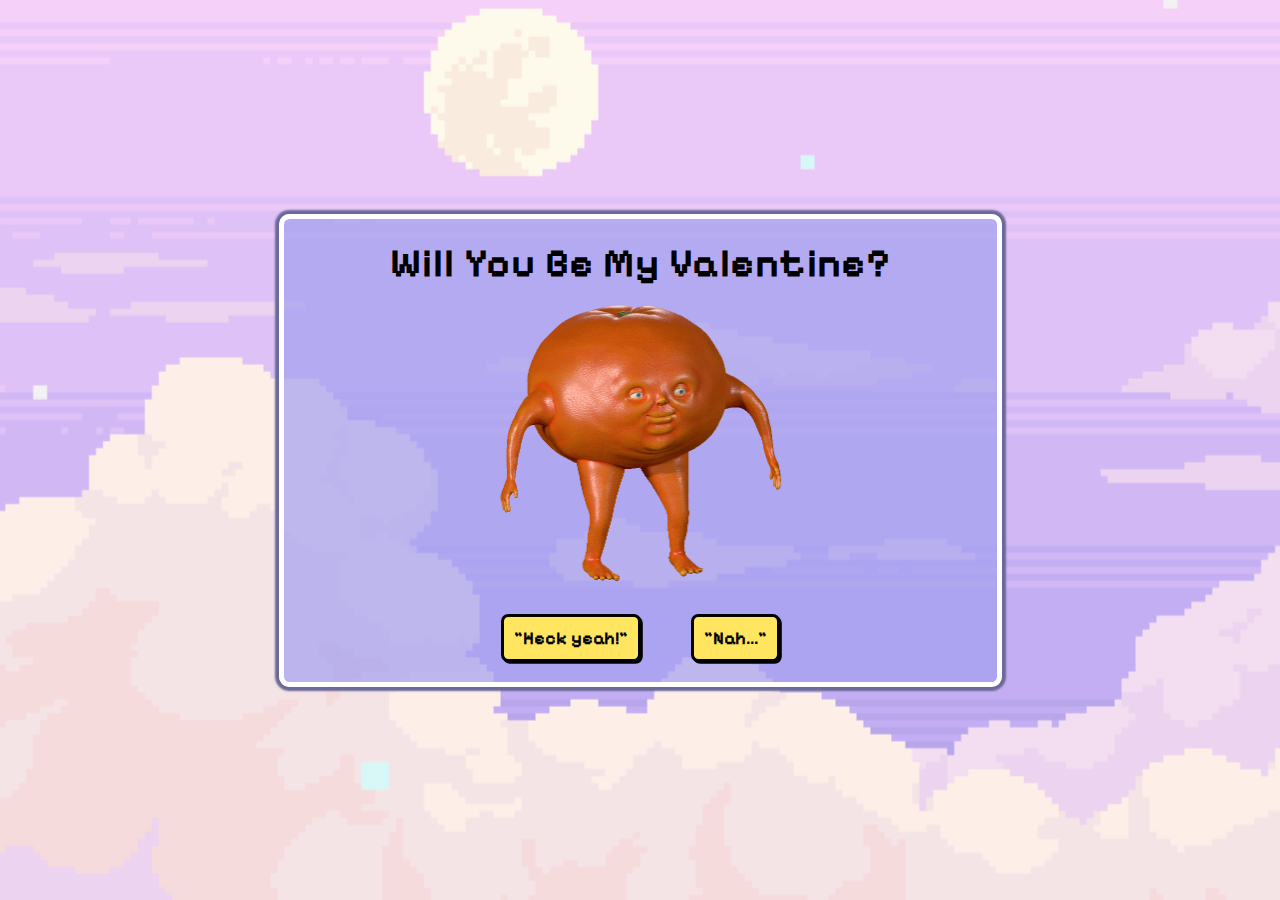
<file: index.html>
<!DOCTYPE html>
<html lang="en">
<head>
    <meta charset="UTF-8">
    <meta name="viewport" content="width=device-width, initial-scale=1.0">
    <title>The Big Question</title>
    <link rel="stylesheet" href="../CSS/index.css">
    <link rel="preconnect" href="https://fonts.googleapis.com">
    <link rel="preconnect" href="https://fonts.gstatic.com" crossorigin>
    <link href="https://fonts.googleapis.com/css2?family=Pixelify+Sans&display=swap" rel="stylesheet">
</head>
<body>
    <audio autoplay="true" loop="true" src="../Assets/bgm.mp3"></audio>
        <div class="container" >
            <h1 class="question">Will You Be My Valentine?</h1>
        <img class="gif" src="../Assets/orange1.gif"><br>
        <div class="buttons">
        <button id="yes">
            "Heck yeah!"
        </button>
        <button id="no">
            "Nah..."
        </button>
    </div>
    </div>
    <script src="../js/index.js"></script>
</body>
</html>
</file>
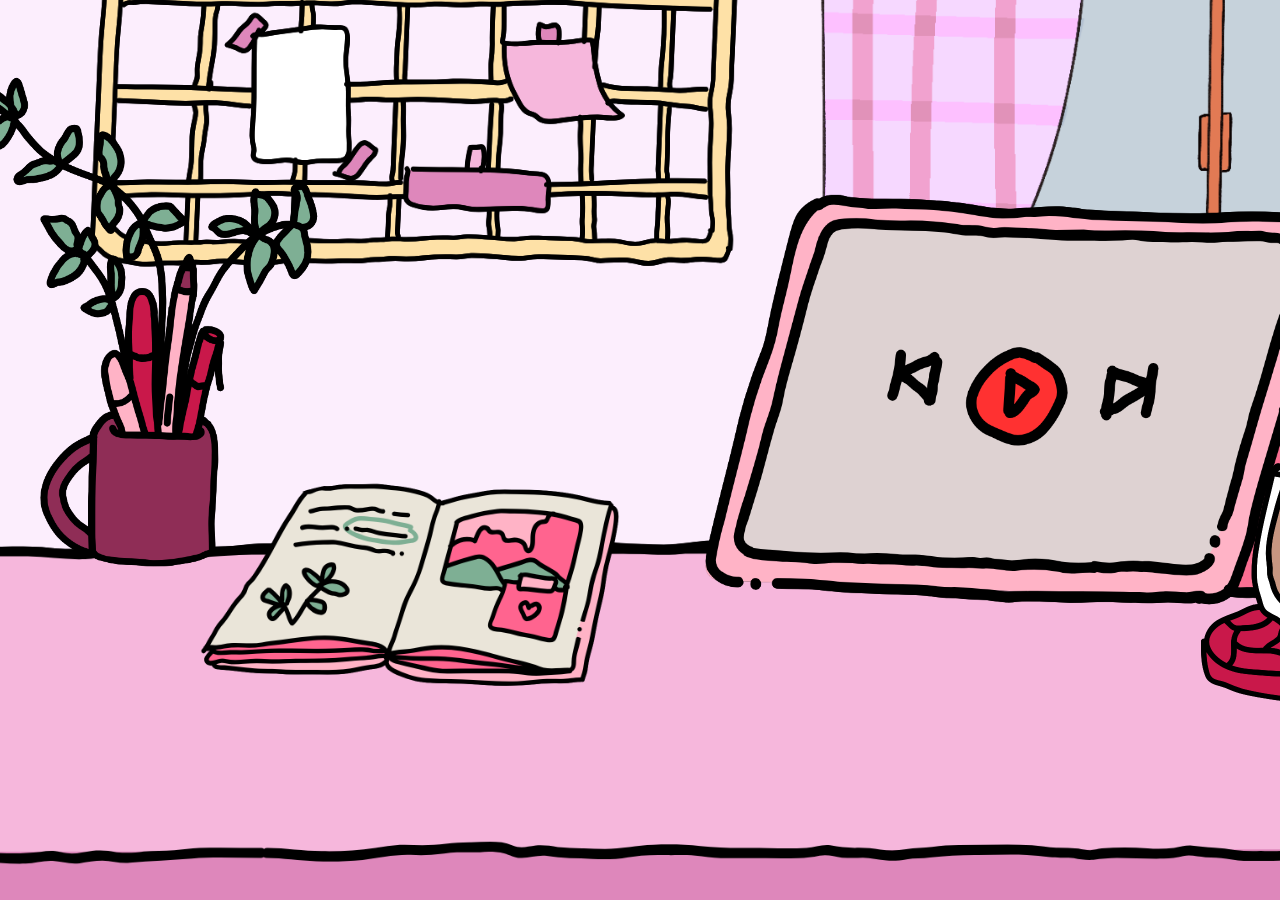
<file: Html/home.html>
<!DOCTYPE html>
<html lang="en">
<head>
	<meta charset="UTF-8">
	<meta name="viewport" content="width=device-width, initial-scale=1.0">
	<link rel="stylesheet" href="../CSS/home.css">
	<link rel="preconnect" href="https://fonts.googleapis.com">
    <link rel="preconnect" href="https://fonts.gstatic.com" crossorigin>
    <link href="https://fonts.googleapis.com/css2?family=Pixelify+Sans&display=swap" rel="stylesheet">
	<meta name="viewport" content="width=device-width, initial-scale=1.0, maximum-scale=1.0, minimum-scale=1.0, user-scalable=no">
	<title>Home Page</title>
</head>
<body>
    <!--<audio autoplay="true" loop="true" src="../Assets/home.wav"></audio>-->
	<div class="background"></div>

	<div class="icons">
		<div class="icon things" id="icon1">
			<img src="../Assets/Icons/things.png" alt="Things Icon">
			<span class="tooltip">Why I love U</span>
		</div>
  		<div class="icon openw" id="icon2">
    		<img src="../Assets/Icons/openw.png" alt="Openw Icon">
    		<span class="tooltip">Open When</span>
  		</div>
		<div class="icon minigame" id="icon3">
			<img src="../Assets/Icons/game.png" alt="Game Icon">
			<span class="tooltip">Mini Game</span>
		</div>
		<div class="icon letter" id="icon4" data-popup="../Assets/letterpop.png">
			<img src="../Assets/Icons/letter.png" alt="Letter Icon">
			<span class="tooltip">Letter</span>
		</div>
	</div>
		<div class="modal" id="modal">
  		<div class="modal-content">
    		<img id="modalImage" alt="Popup Image">
  		</div>
		</div>
	<audio id="clickSound" src="../Assets/clickse.mp3" preload="auto"></audio>
	<script src="../js/popups.js"></script>
	<script src="../js/zoom.js"></script>
	<script src="../js/clickse.js"></script>
</body>
</html>
</file>
<file: CSS/index.css>
*{
    margin:0;
    padding: 0%;
    box-sizing: border-box;
}
body{
    display:flex;
    justify-content: center;
    align-items: center;
    min-height: 100vh;
    background-image: url(../Assets/bg.png);
    background-size: cover;
    background-repeat: no-repeat;
    font-family: 'Pixelify Sans', sans-serif;
}
.gif{
    width:50%;
    height: 80%;
    margin-bottom: 0;
}
.container{
    --main-color: #ffffff;
    background-color: rgba(162, 159, 240, 0.7); 
    padding: 20px;
    margin: 0.8in;
    border-radius: 10.4px;
    border: 5px solid var(--main-color);
    box-shadow: 0 0 2px 4px #6b6998;
}
h1{
    text-align: center;
    font-size: 2.5em;
    letter-spacing: 1px;
    margin-bottom: 4px;
}
img{
    pointer-events: none;
    height: auto;
    width: 100%;
    display: block;
    margin-left: auto;
    margin-right: auto 
}
.buttons{
    width:100%;
    height:100%;
    display: flex;
    justify-content: center;
    margin-top: 4px;
}
button {
    background: #FFE560;
    font-family: 'Pixelify Sans', sans-serif;;
    padding: 10px;
    font-weight: 900;
    font-size: 18px;
    border: 3px solid black;
    border-radius: 0.4em;
    box-shadow: 0.1em 0.1em;
    cursor: pointer;
}
#yes, #no{ 
    margin-left:25px;
    margin-right:25px;
}
button#yes:hover, button#no:hover {
    background-color:#FFC0DC;
    transform: translate(-0.20em, -0.20em);
    box-shadow: 0.15em 0.15em;
    transition: 0.2s;
  }
  
button#yes:active {
    transform: translate(0.05em, 0.05em);
    box-shadow: 0.05em 0.05em;
  }
</file>
<file: CSS/home.css>
html, body {
  margin: 0;
  height: 100%;
  overflow: hidden;
  font-family: 'Pixelify Sans', sans-serif;
  background: black;

  display: flex;
  justify-content: center;
  align-items: center;
}
.scene {
  position: relative;
  width: 1920px;
  height: 1080px;
  transform-origin: top left;
}
.background {
  position: absolute;
  inset: 0;
  background: url(../Assets/bg2.png) no-repeat top left;
  background-size: cover;
  z-index: 0;
}
.icons {
  position: absolute;
  inset: 0;
  z-index: 10;
}
.icon {
  position: absolute;
  cursor: pointer;
  transition: all 0.3s ease;
}
.icon img {
  height: auto;
  display: block;
}
#icon1 img { width: 350px; }
#icon2 img { width: 420px; }
#icon3 img { width: 640px; }
#icon4 img { width: 300px; }
#icon1 { top: 70px; left: -30px; }
#icon2 { top: 480px; left: 200px; }
#icon3 { top: 180px; left: 700px; }
#icon4 { top: 320px; left: 1200px; }
.icon:hover {
  filter:
    drop-shadow(0 0 8px rgba(255,255,255,1))
    drop-shadow(0 0 16px rgba(255,255,255,0.9));
  transform: scale(1.1);
}
.icon:active {
  filter:
    drop-shadow(0 0 10px rgba(255,255,255,1))
    drop-shadow(0 0 20px rgba(255,255,255,0.95));
  transform: scale(0.95);
}
.tooltip {
  position: absolute;
  bottom: 95%;
  left: 58%;
  transform: translateX(-50%);
  background: rgba(255, 10, 84, 0.75);
  color: white;
  padding: 6px 10px;
  border-radius: 6px;
  font-size: 20px;
  white-space: nowrap;
  opacity: 0;
  pointer-events: none;
  transition: opacity 0.2s ease, transform 0.2s ease;
}
.icon:hover .tooltip {
  opacity: 1;
  transform: translateX(-50%) translateY(-4px);
}
.modal {
  position: fixed;
  inset: 0;
  background: rgba(0, 0, 0, 0.6);
  display: flex;
  align-items: center;
  justify-content: center;
  opacity: 0;
  pointer-events: none;
  transition: opacity 0.25s ease;
  z-index: 100;
}
.modal.show {
  opacity: 1;
  pointer-events: auto;
}
.modal-content {
  display: flex;
  align-items: center;
  justify-content: center;
}
.modal-content img {
  pointer-events: none;
  transform: scale(0.95);
  transition: transform 0.25s ease;
  object-fit: contain;
}
.modal.show img {
  transform: scale(1);
}
#modalImage:not([src]),
#modalImage[src=""] {
  display: none;
}
.modal.mode-icon4 .modal-content img {
  max-width: 105vw;
  max-height: 105vh;
}
.modal.mode-icon1 {
  align-items: center;
  justify-content: center;
  padding: 2vh 2vw;
}
.modal.mode-icon1 .modal-content {
  width: 40%;
  height: auto;
  max-width: 98vw;
  max-height: 98vh;
  display: block;
  overflow: auto;
  background: none;
}
.modal.mode-icon1 .modal-content img {
  width: 100%;
  height: auto;
  display: block;
}
.modal.mode-icon1 .modal-content::-webkit-scrollbar {
  display: none;
}
.openw-popup {
  position: fixed;
  inset: 0;
  background: rgba(0,0,0,0.6);
  display: flex;
  align-items: center;
  justify-content: center;
  opacity: 0;
  pointer-events: none;
  transition: opacity 0.25s ease;
  z-index: 200;
}
.openw-popup.show {
  opacity: 1;
  pointer-events: auto;
}
.openw-box {
  background: #ffe5ec;
  border-radius: 20px;
  padding: 30px;
  width: 80vw;
  max-width: 900px;
  max-height: 80vh;
  overflow: hidden;
  display: flex;
  justify-content: center;
  align-items: center;
}
.openw-grid {
  display: grid;
  grid-template-columns: repeat(4, 1fr);
  gap: 24px;
}
.openw-item {
  cursor: pointer;
  text-align: center;
  font-size: 20px;
}
.openw-item img {
  width: 150px;
  display: block;
  margin: 0 auto 10px;
}
.openw-text {
  display: none;
  font-size: 20px;
  line-height: 1.6;
  text-align: center;
  max-width: 600px;
}
.openw-popup.text-mode .openw-grid {
  display: none;
}
.openw-popup.text-mode .openw-text {
  display: block;
}
body, img, .icon, .modal-content {
  user-select: none;
}
</file>
